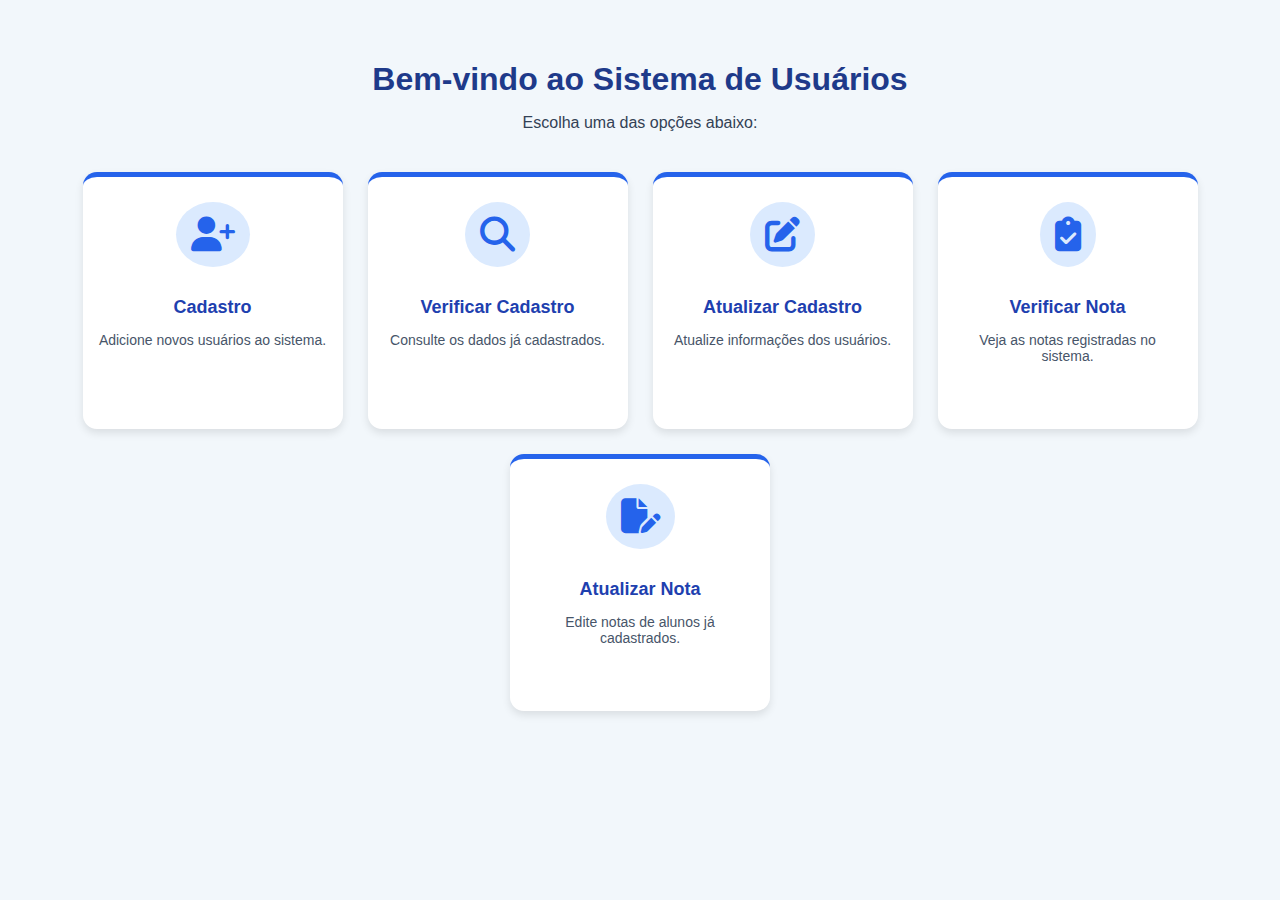
<file: index.html>
<!DOCTYPE html>
<html lang="pt-br">
<head>
    <meta charset="UTF-8">
    <meta name="viewport" content="width=device-width, initial-scale=1.0">
    <title>Tela Home</title>
    <link rel="stylesheet" href="https://cdnjs.cloudflare.com/ajax/libs/font-awesome/6.5.0/css/all.min.css">
    <style>
        body {
            font-family: "Poppins", sans-serif;
            background-color: #f2f7fb;
            margin: 0;
            padding: 40px 0;
            text-align: center;
        }

        h1 {
            color: #1e3a8a;
            margin-bottom: 10px;
        }

        p {
            color: #334155;
            margin-bottom: 40px;
        }

        .menu {
            display: flex;
            flex-wrap: wrap;
            justify-content: center;
            gap: 25px;
        }

        .card {
            background-color: #ffffff;
            border-radius: 14px;
            box-shadow: 0 4px 8px rgba(0,0,0,0.1);
            width: 230px;
            padding: 25px 15px;
            text-align: center;
            transition: transform 0.2s ease, box-shadow 0.2s ease;
            text-decoration: none;
            color: inherit;
            border-top: 5px solid #2563eb;
        }

        .card:hover {
            transform: translateY(-6px);
            box-shadow: 0 8px 18px rgba(37, 99, 235, 0.2);
        }

        .card i {
            font-size: 35px;
            color: #2563eb;
            background-color: #dbeafe;
            border-radius: 50%;
            padding: 15px;
            margin-bottom: 15px;
        }

        .card h2 {
            font-size: 18px;
            color: #1e40af;
            margin-bottom: 8px;
        }

        .card p {
            font-size: 14px;
            color: #475569;
        }
    </style>
</head>
<body>
    <h1>Bem-vindo ao Sistema de Usuários</h1>
    <p>Escolha uma das opções abaixo:</p>

    <div class="menu">
        <a href="paginas/cadastro.php" class="card">
            <i class="fa-solid fa-user-plus"></i>
            <h2>Cadastro</h2>
            <p>Adicione novos usuários ao sistema.</p>
        </a>

        <a href="crud/verificarCadastro.php" class="card">
            <i class="fa-solid fa-magnifying-glass"></i>
            <h2>Verificar Cadastro</h2>
            <p>Consulte os dados já cadastrados.</p>
        </a>

        <a href="crud/atualizarCadastro.php" class="card">
            <i class="fa-solid fa-pen-to-square"></i>
            <h2>Atualizar Cadastro</h2>
            <p>Atualize informações dos usuários.</p>
        </a>

        <a href="crud/verificarNota.php" class="card">
            <i class="fa-solid fa-clipboard-check"></i>
            <h2>Verificar Nota</h2>
            <p>Veja as notas registradas no sistema.</p>
        </a>

        <a href="crud/atualizarNota.php" class="card">
            <i class="fa-solid fa-file-pen"></i>
            <h2>Atualizar Nota</h2>
            <p>Edite notas de alunos já cadastrados.</p>
        </a>
    </div>
</body>
</html>
</file>
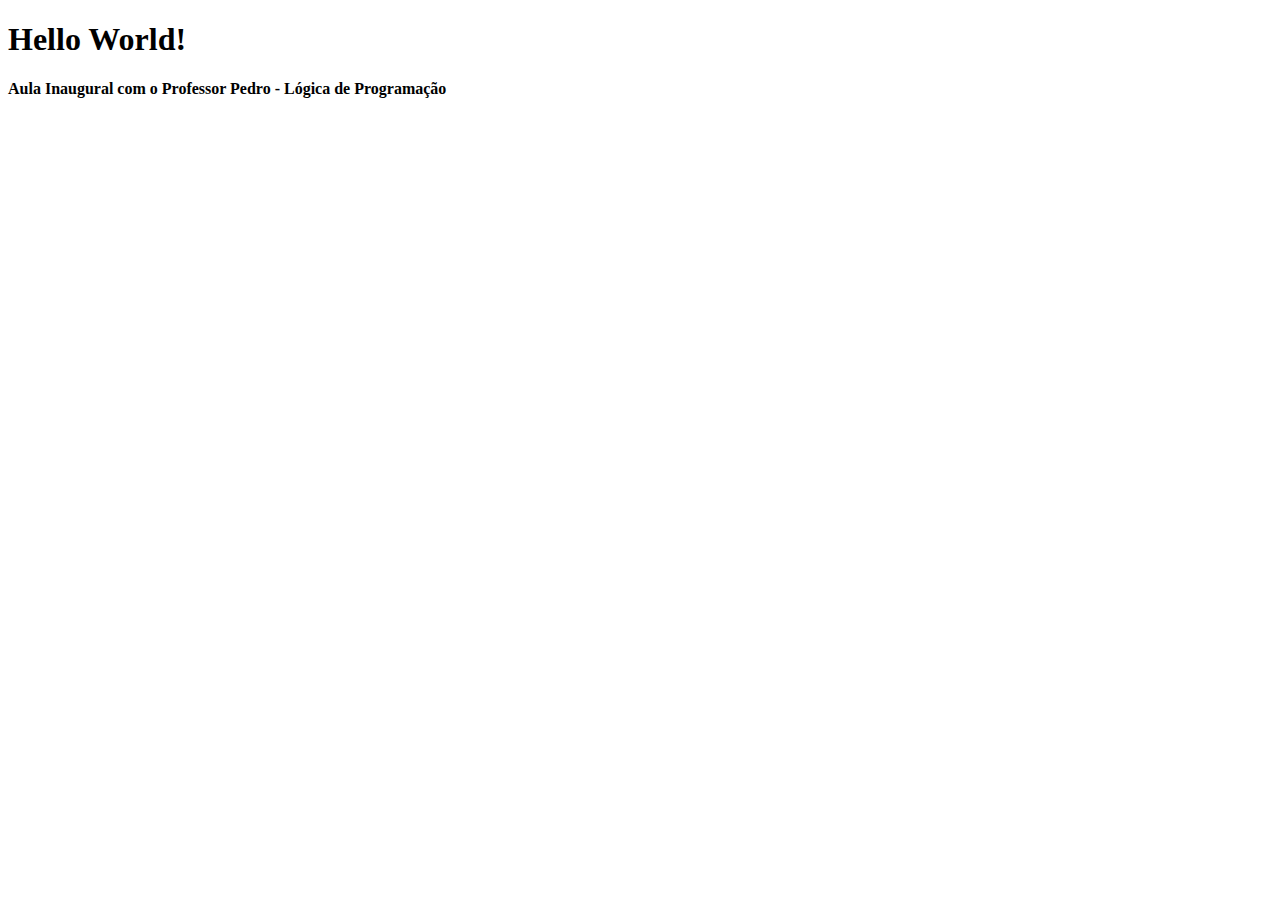
<file: modulo1 - html e css/aula 1 - inaugural/index.html>
<!DOCTYPE html>
<html lang="pt-br">
<head>
    <meta charset="UTF-8">
    <meta name="viewport" content="width=device-width, initial-scale=1.0">
    <title>Aula Inaugural - HTML</title>
</head>
<body>
    <h1>Hello World!</h1>
    <h4>Aula Inaugural com o Professor Pedro - Lógica de Programação</h4>
</body>
</html>
</file>
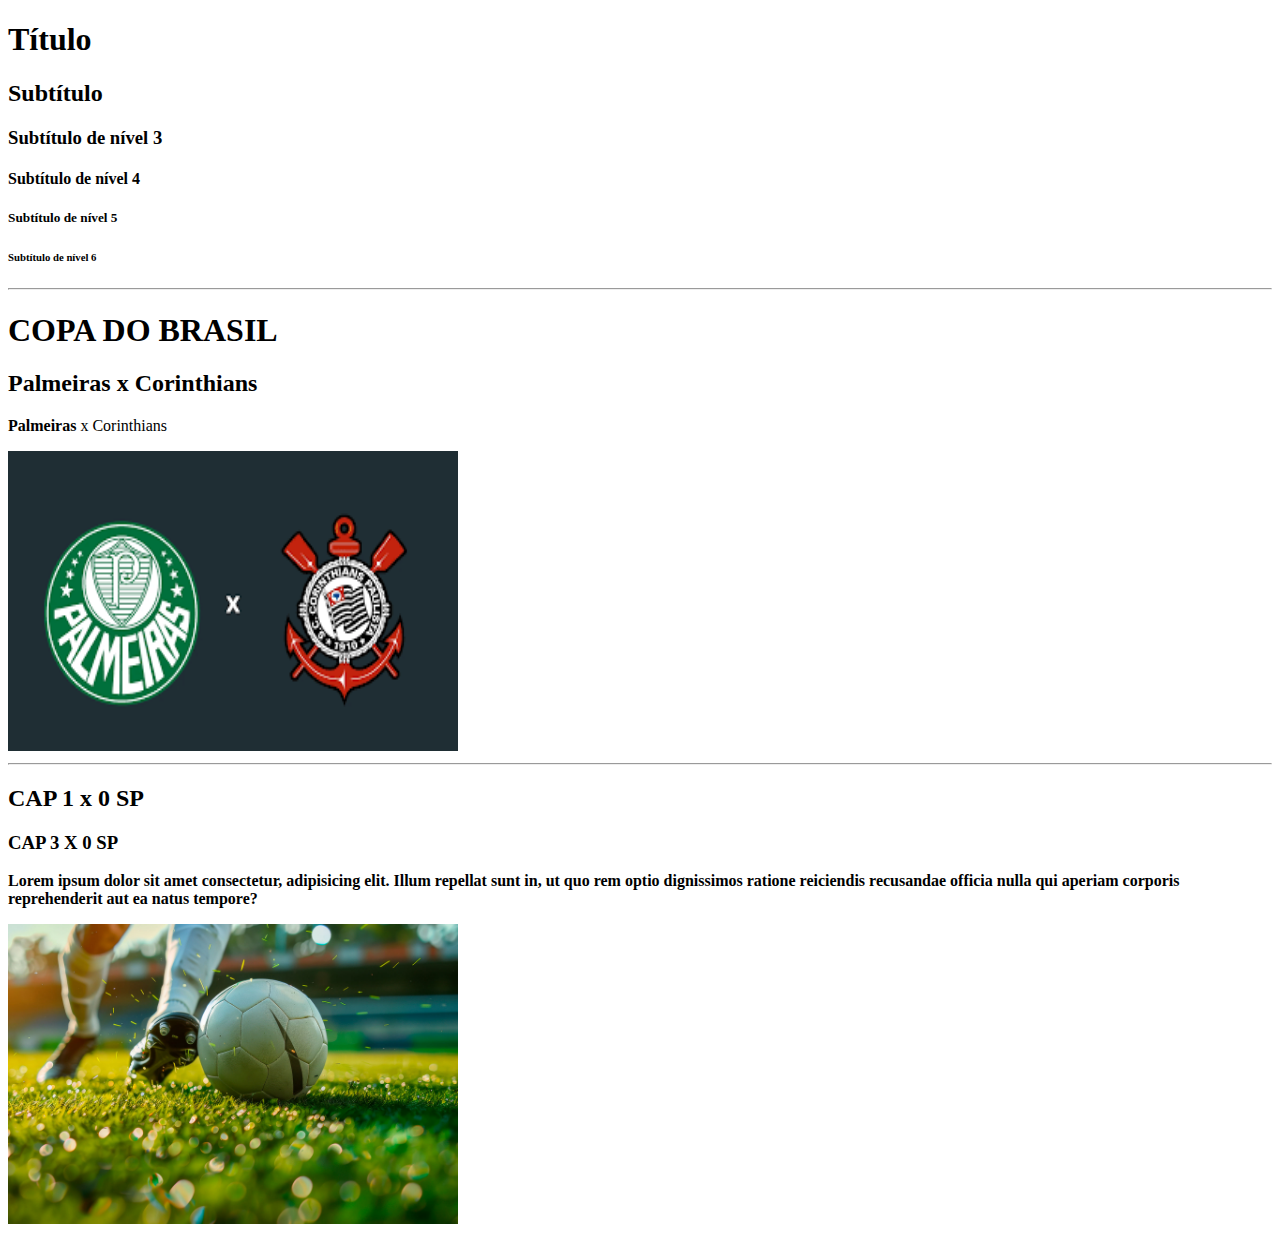
<file: modulo1 - html e css/aula 2 - tags HTML/index.html>
<!DOCTYPE html>
<html lang="pt-br">
<head>
    <meta charset="UTF-8">
    <meta name="viewport" content="width=device-width, initial-scale=1.0">
    <title>Tags em HTML</title>
</head>
<body>
    <h1>Título</h1>
    <h2>Subtítulo</h2>
    <h3>Subtítulo de nível 3</h3>
    <h4>Subtítulo de nível 4</h4>
    <h5>Subtítulo de nível 5</h5>
    <h6>Subtítulo de nível 6</h6>

    <hr>

    <h1>COPA DO BRASIL</h1>
    <h2>Palmeiras x Corinthians</h2>
    <p><strong style="font-weight: bolder;">Palmeiras</strong> x Corinthians</p>
    <img src="img/images.png" alt="Deu erro" width="450px" height="300px">
    <hr>
    <h2>CAP 1 x 0 SP</h2>
    <!-- Comentário -->
    <h3>CAP 3 X 0 SP</h3>
    <p><strong>Lorem ipsum dolor sit amet consectetur, adipisicing elit. Illum repellat sunt in, ut quo rem optio dignissimos ratione reiciendis recusandae officia nulla qui aperiam corporis reprehenderit aut ea natus tempore?</strong></p>
        <img src="img/Futebol-da-Formacao-a-Competicao.jpg" alt="Deu erro" width="450px" height="300px">

    </body>
</html>
</file>
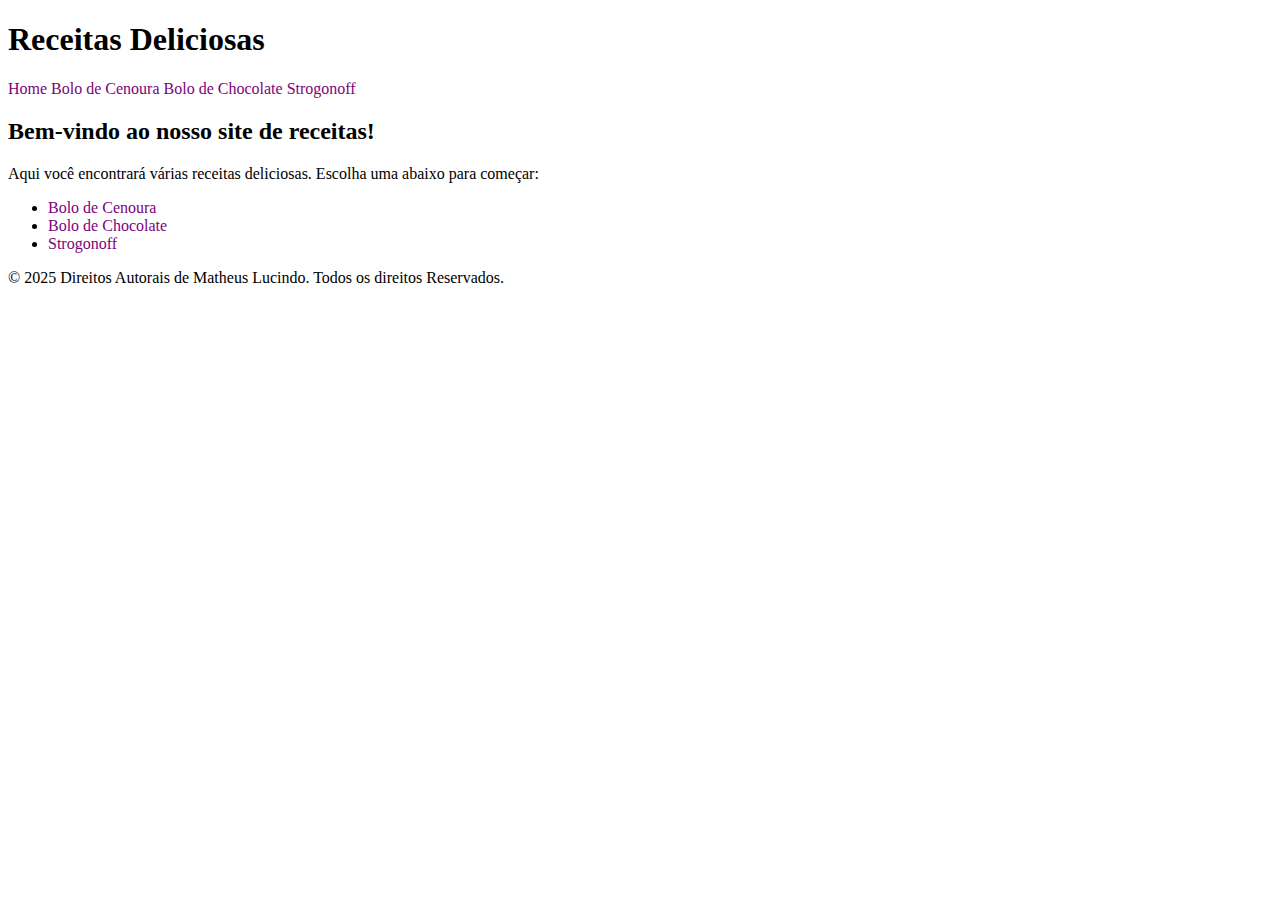
<file: modulo1 - html e css/aula 3 - semantica/index.html>
<!DOCTYPE html>
<html lang="pt-br">

<head>
    <meta charset="UTF-8">
    <meta name="viewport" content="width=device-width, initial-scale=1.0">
    <title>Home</title>
    <style>
        a{
            text-decoration: none;
            color: rgb(124, 2, 124);
        }
    </style>
</head>

<body>
    <header id="home">
        <h1>Receitas Deliciosas</h1>
        <nav>
            <a href="#home">Home</a>
            <a href="bolo_cenoura.html">Bolo de Cenoura</a>
            <a href="bolo_chocolate.html">Bolo de Chocolate</a>
            <a href="strogonoff.html">Strogonoff</a>
        </nav>
    </header>

    <main>
        <section>
            <h2>Bem-vindo ao nosso site de receitas!</h2>

            <p>Aqui você encontrará várias receitas deliciosas. Escolha uma abaixo para começar:</p>

            <ul>
                <li><a href="bolo_cenoura.html">Bolo de Cenoura</a></li>
                <li><a href="bolo_chocolate.html">Bolo de Chocolate</a></li>
                <li><a href="strogonoff.html">Strogonoff</a></li>
            </ul>

        </section>

        <footer>
            <p>&copy; 2025 Direitos Autorais de Matheus Lucindo. Todos os direitos Reservados.</p>
        </footer>
    </main>
</body>

</html>
</file>
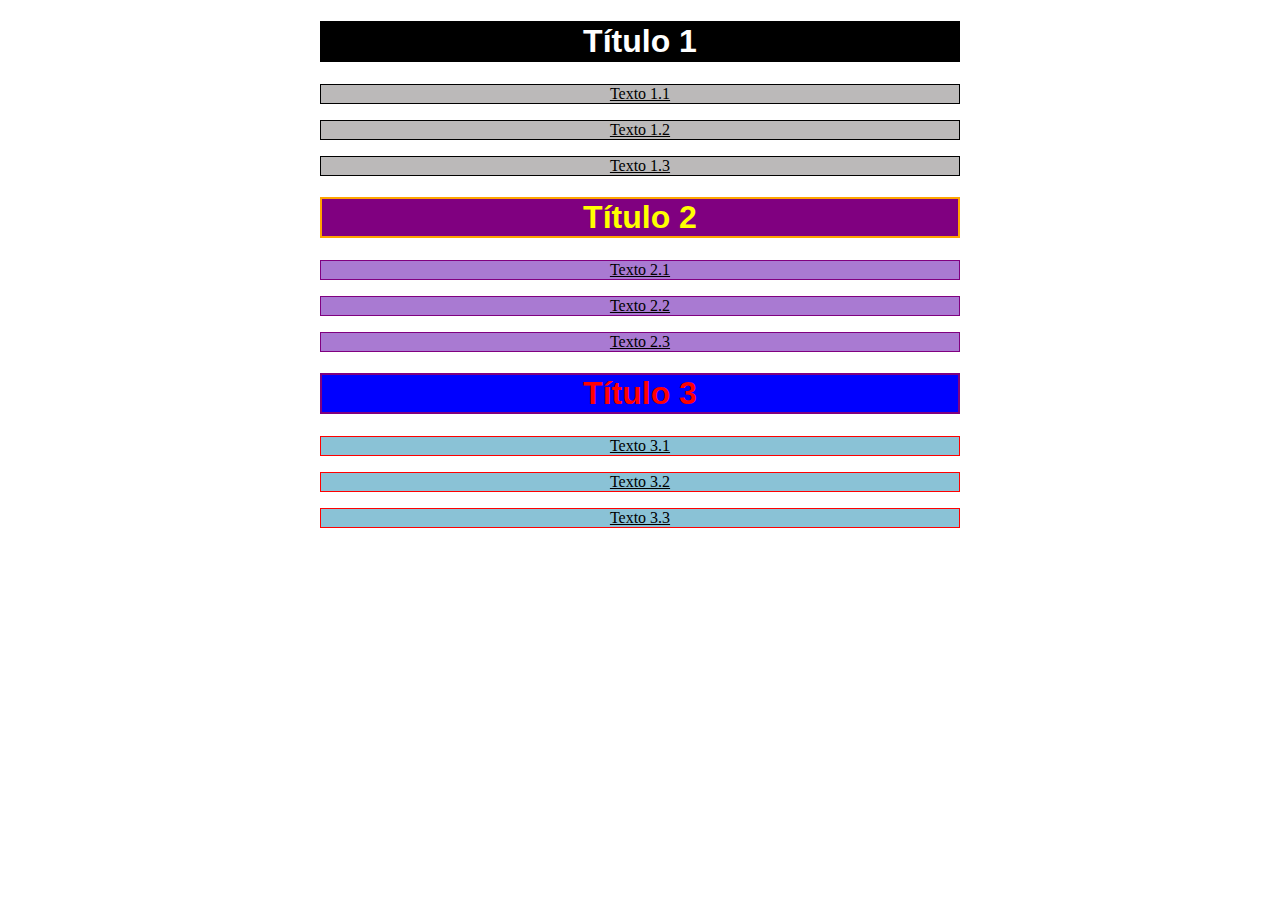
<file: modulo1 - html e css/aula 5 - Selterores/index.html>
<!DOCTYPE html>
<html lang="pt-br">
<head>
    <meta charset="UTF-8">
    <meta name="viewport" content="width=device-width, initial-scale=1.0">
    <title>Seletores</title>
    <link rel="stylesheet" href="style.css">
</head>
<body>
    <main>
        <h1 id="one">Título 1</h1>
        <p class="par1">Texto 1.1</p>
        <p class="par1">Texto 1.2</p>
        <p class="par1">Texto 1.3</p>
        <h1 id="two">Título 2</h1>
        <p class="par2">Texto 2.1</p>
        <p class="par2">Texto 2.2</p>
        <p class="par2">Texto 2.3</p>
        <h1 id="three">Título 3</h1>
        <p class="par3">Texto 3.1</p>
        <p class="par3">Texto 3.2</p>
        <p class="par3">Texto 3.3</p>
    </main>
</body>
</html>
</file>
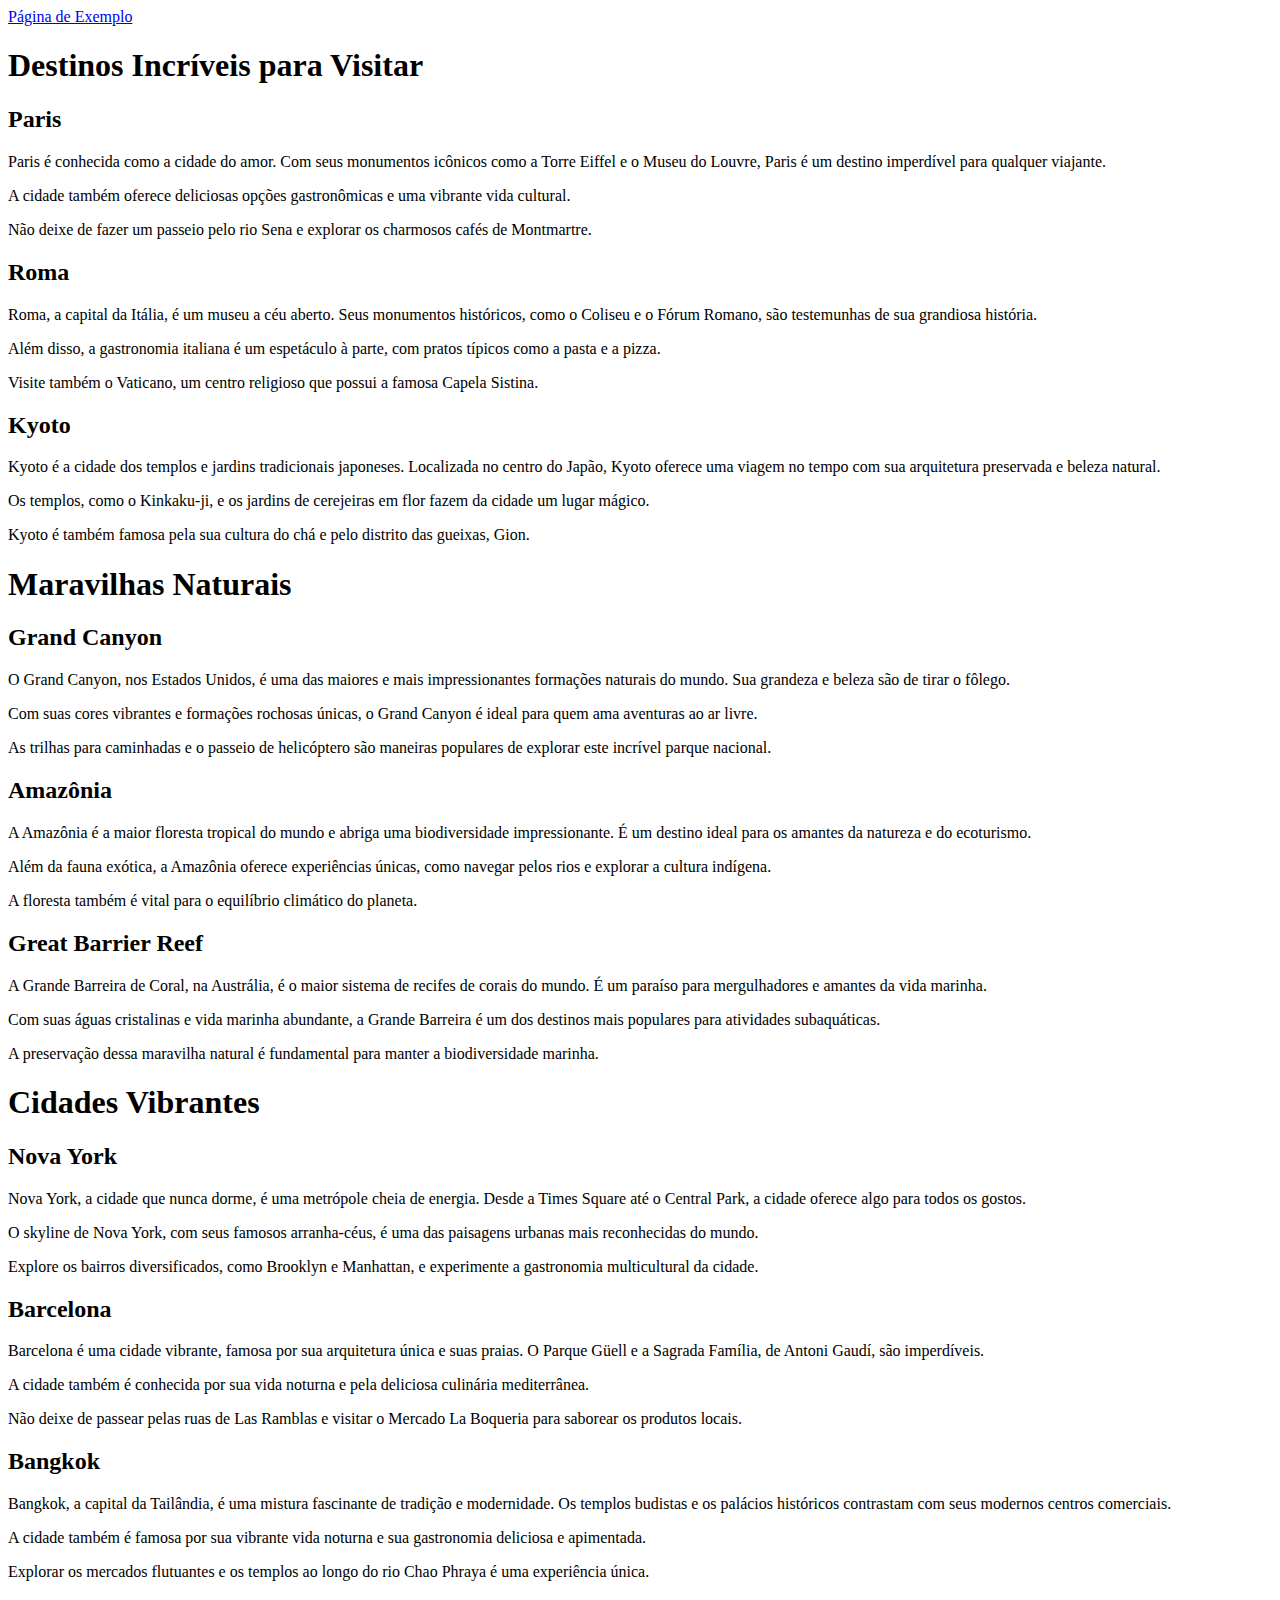
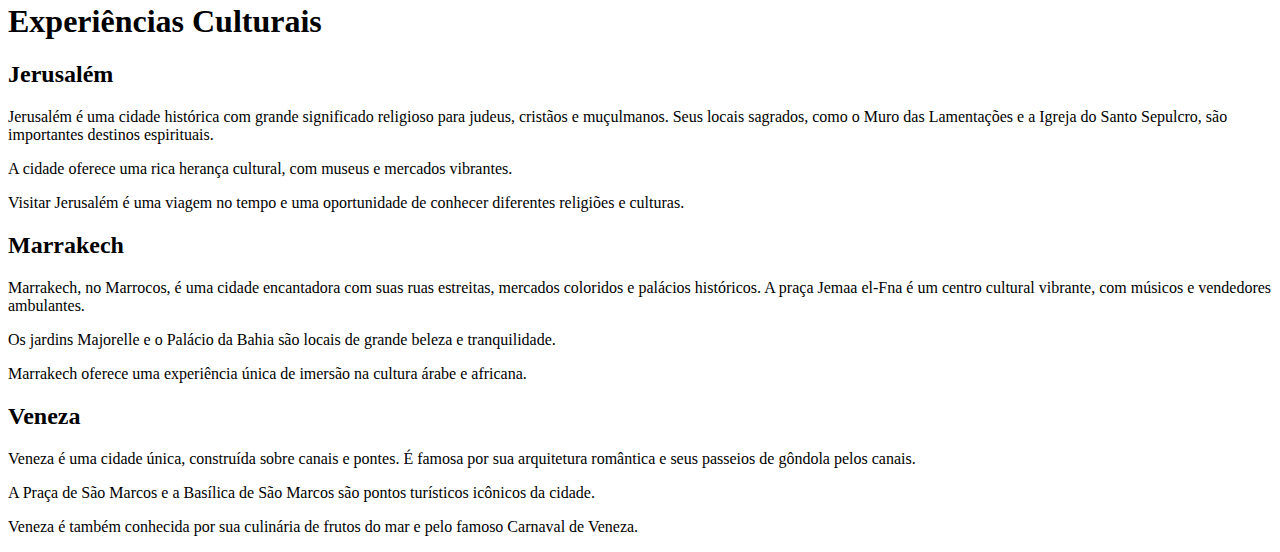
<file: modulo1 - html e css/desafio/index.html>
<!DOCTYPE html>
<html lang="pt-br">
<head>
  <meta charset="UTF-8">
  <meta name="viewport" content="width=device-width, initial-scale=1.0">
  <title>Blog de Viagens</title>
</head>
<body>
  <a href="https://pedromiho.github.io/UMC/L%C3%B3gica%20e%20Programa%C3%A7%C3%A3o/M%C3%B3dulo%2001%20-%20HTML%20e%20CSS/Aula%2005%20-%20Introdu%C3%A7%C3%A3o%20a%20Seletores%20no%20CSS/Exercicios/desafio02/">Página de Exemplo</a>
  <h1>Destinos Incríveis para Visitar</h1>
    <h2>Paris</h2>
      <p>Paris é conhecida como a cidade do amor. Com seus monumentos icônicos como a Torre Eiffel e o Museu do Louvre, Paris é um destino imperdível para qualquer viajante.</p>
      <p>A cidade também oferece deliciosas opções gastronômicas e uma vibrante vida cultural.</p>
      <p>Não deixe de fazer um passeio pelo rio Sena e explorar os charmosos cafés de Montmartre.</p>
    <h2>Roma</h2>
      <p>Roma, a capital da Itália, é um museu a céu aberto. Seus monumentos históricos, como o Coliseu e o Fórum Romano, são testemunhas de sua grandiosa história.</p>
      <p>Além disso, a gastronomia italiana é um espetáculo à parte, com pratos típicos como a pasta e a pizza.</p>
      <p>Visite também o Vaticano, um centro religioso que possui a famosa Capela Sistina.</p>
    <h2>Kyoto</h2>
      <p>Kyoto é a cidade dos templos e jardins tradicionais japoneses. Localizada no centro do Japão, Kyoto oferece uma viagem no tempo com sua arquitetura preservada e beleza natural.</p>
      <p>Os templos, como o Kinkaku-ji, e os jardins de cerejeiras em flor fazem da cidade um lugar mágico.</p>
      <p>Kyoto é também famosa pela sua cultura do chá e pelo distrito das gueixas, Gion.</p>

  <h1>Maravilhas Naturais</h1>
    <h2>Grand Canyon</h2>
      <p>O Grand Canyon, nos Estados Unidos, é uma das maiores e mais impressionantes formações naturais do mundo. Sua grandeza e beleza são de tirar o fôlego.</p>
      <p>Com suas cores vibrantes e formações rochosas únicas, o Grand Canyon é ideal para quem ama aventuras ao ar livre.</p>
      <p>As trilhas para caminhadas e o passeio de helicóptero são maneiras populares de explorar este incrível parque nacional.</p>
    <h2>Amazônia</h2>
      <p>A Amazônia é a maior floresta tropical do mundo e abriga uma biodiversidade impressionante. É um destino ideal para os amantes da natureza e do ecoturismo.</p>
      <p>Além da fauna exótica, a Amazônia oferece experiências únicas, como navegar pelos rios e explorar a cultura indígena.</p>
      <p>A floresta também é vital para o equilíbrio climático do planeta.</p>
    <h2>Great Barrier Reef</h2>
      <p>A Grande Barreira de Coral, na Austrália, é o maior sistema de recifes de corais do mundo. É um paraíso para mergulhadores e amantes da vida marinha.</p>
      <p>Com suas águas cristalinas e vida marinha abundante, a Grande Barreira é um dos destinos mais populares para atividades subaquáticas.</p>
      <p>A preservação dessa maravilha natural é fundamental para manter a biodiversidade marinha.</p>

  <h1>Cidades Vibrantes</h1>
    <h2>Nova York</h2>
      <p>Nova York, a cidade que nunca dorme, é uma metrópole cheia de energia. Desde a Times Square até o Central Park, a cidade oferece algo para todos os gostos.</p>
      <p>O skyline de Nova York, com seus famosos arranha-céus, é uma das paisagens urbanas mais reconhecidas do mundo.</p>
      <p>Explore os bairros diversificados, como Brooklyn e Manhattan, e experimente a gastronomia multicultural da cidade.</p>
    <h2>Barcelona</h2>
      <p>Barcelona é uma cidade vibrante, famosa por sua arquitetura única e suas praias. O Parque Güell e a Sagrada Família, de Antoni Gaudí, são imperdíveis.</p>
      <p>A cidade também é conhecida por sua vida noturna e pela deliciosa culinária mediterrânea.</p>
      <p>Não deixe de passear pelas ruas de Las Ramblas e visitar o Mercado La Boqueria para saborear os produtos locais.</p>
    <h2>Bangkok</h2>
      <p>Bangkok, a capital da Tailândia, é uma mistura fascinante de tradição e modernidade. Os templos budistas e os palácios históricos contrastam com seus modernos centros comerciais.</p>
      <p>A cidade também é famosa por sua vibrante vida noturna e sua gastronomia deliciosa e apimentada.</p>
      <p>Explorar os mercados flutuantes e os templos ao longo do rio Chao Phraya é uma experiência única.</p>

  <h1>Experiências Culturais</h1>
    <h2>Jerusalém</h2>
      <p>Jerusalém é uma cidade histórica com grande significado religioso para judeus, cristãos e muçulmanos. Seus locais sagrados, como o Muro das Lamentações e a Igreja do Santo Sepulcro, são importantes destinos espirituais.</p>
      <p>A cidade oferece uma rica herança cultural, com museus e mercados vibrantes.</p>
      <p>Visitar Jerusalém é uma viagem no tempo e uma oportunidade de conhecer diferentes religiões e culturas.</p>
    <h2>Marrakech</h2>
      <p>Marrakech, no Marrocos, é uma cidade encantadora com suas ruas estreitas, mercados coloridos e palácios históricos. A praça Jemaa el-Fna é um centro cultural vibrante, com músicos e vendedores ambulantes.</p>
      <p>Os jardins Majorelle e o Palácio da Bahia são locais de grande beleza e tranquilidade.</p>
      <p>Marrakech oferece uma experiência única de imersão na cultura árabe e africana.</p>
    <h2>Veneza</h2>
      <p>Veneza é uma cidade única, construída sobre canais e pontes. É famosa por sua arquitetura romântica e seus passeios de gôndola pelos canais.</p>
      <p>A Praça de São Marcos e a Basílica de São Marcos são pontos turísticos icônicos da cidade.</p>
      <p>Veneza é também conhecida por sua culinária de frutos do mar e pelo famoso Carnaval de Veneza.</p>

</body>
</html>
</file>
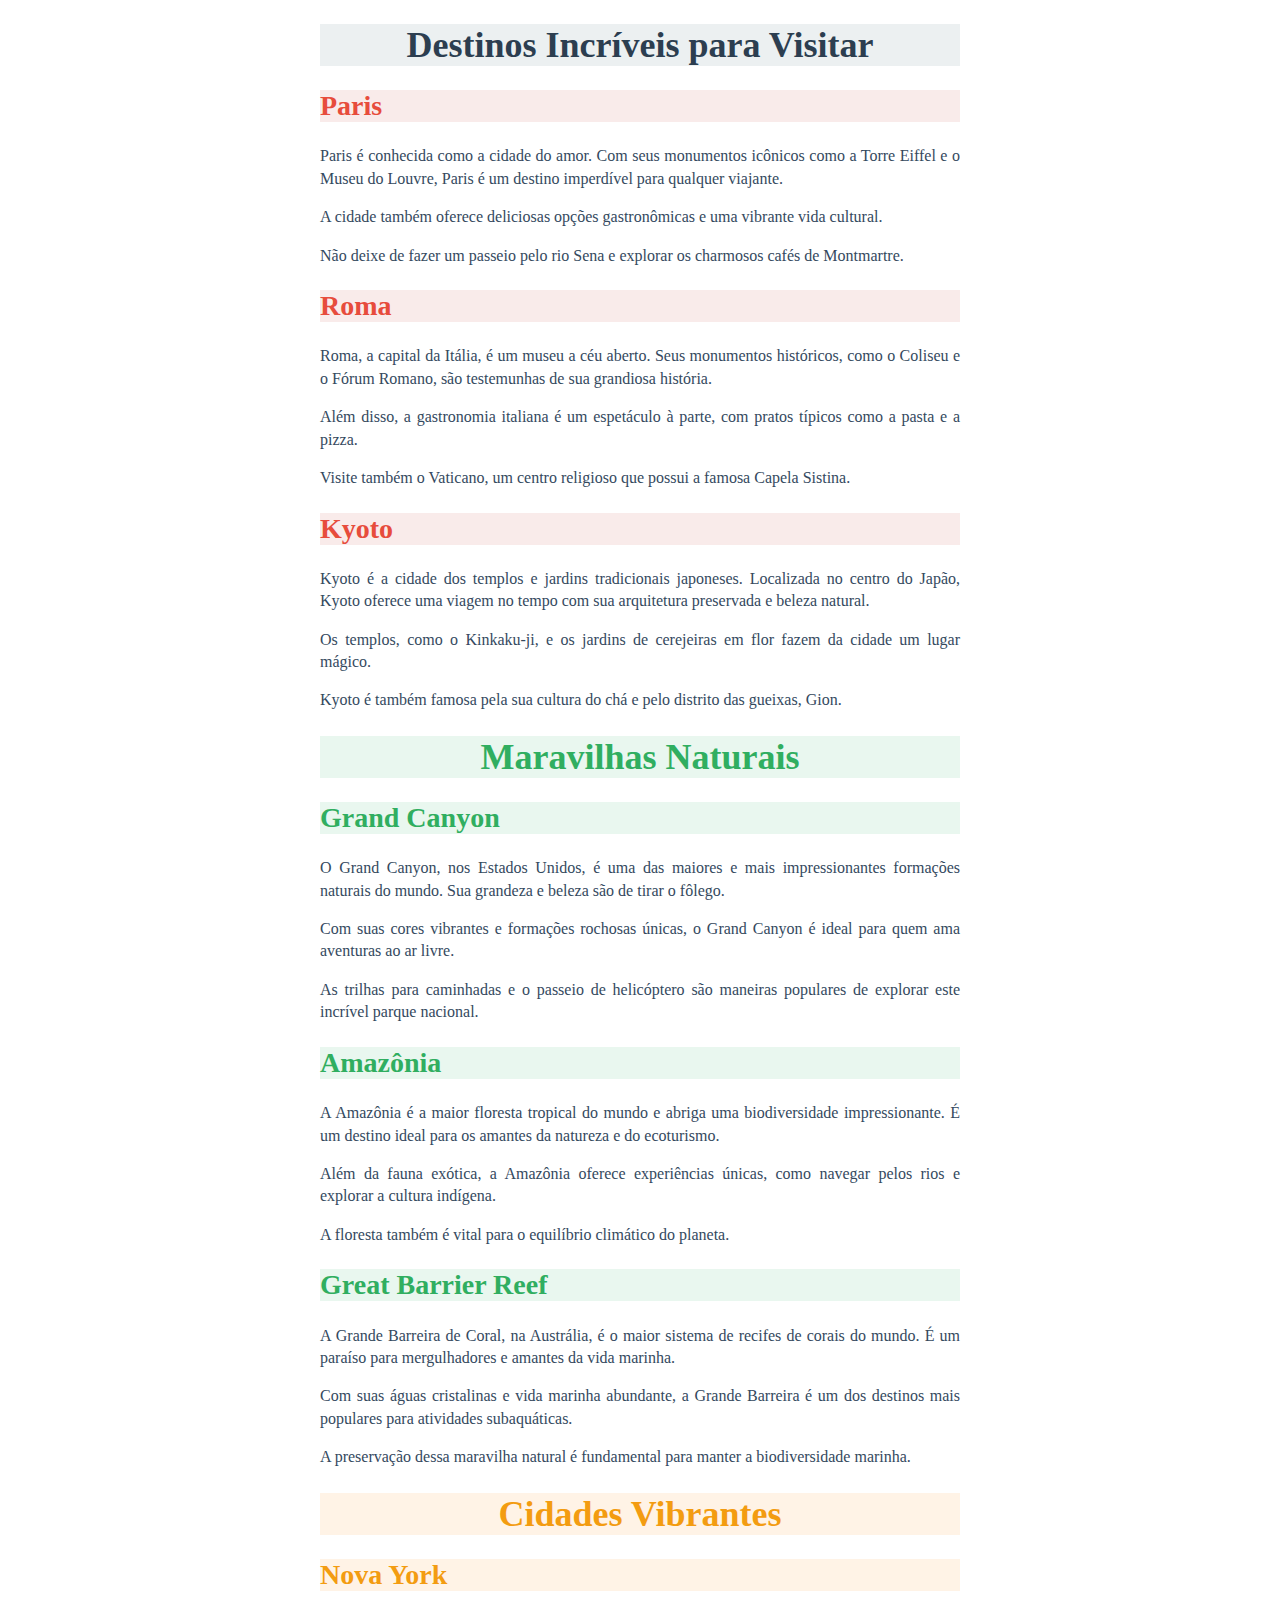
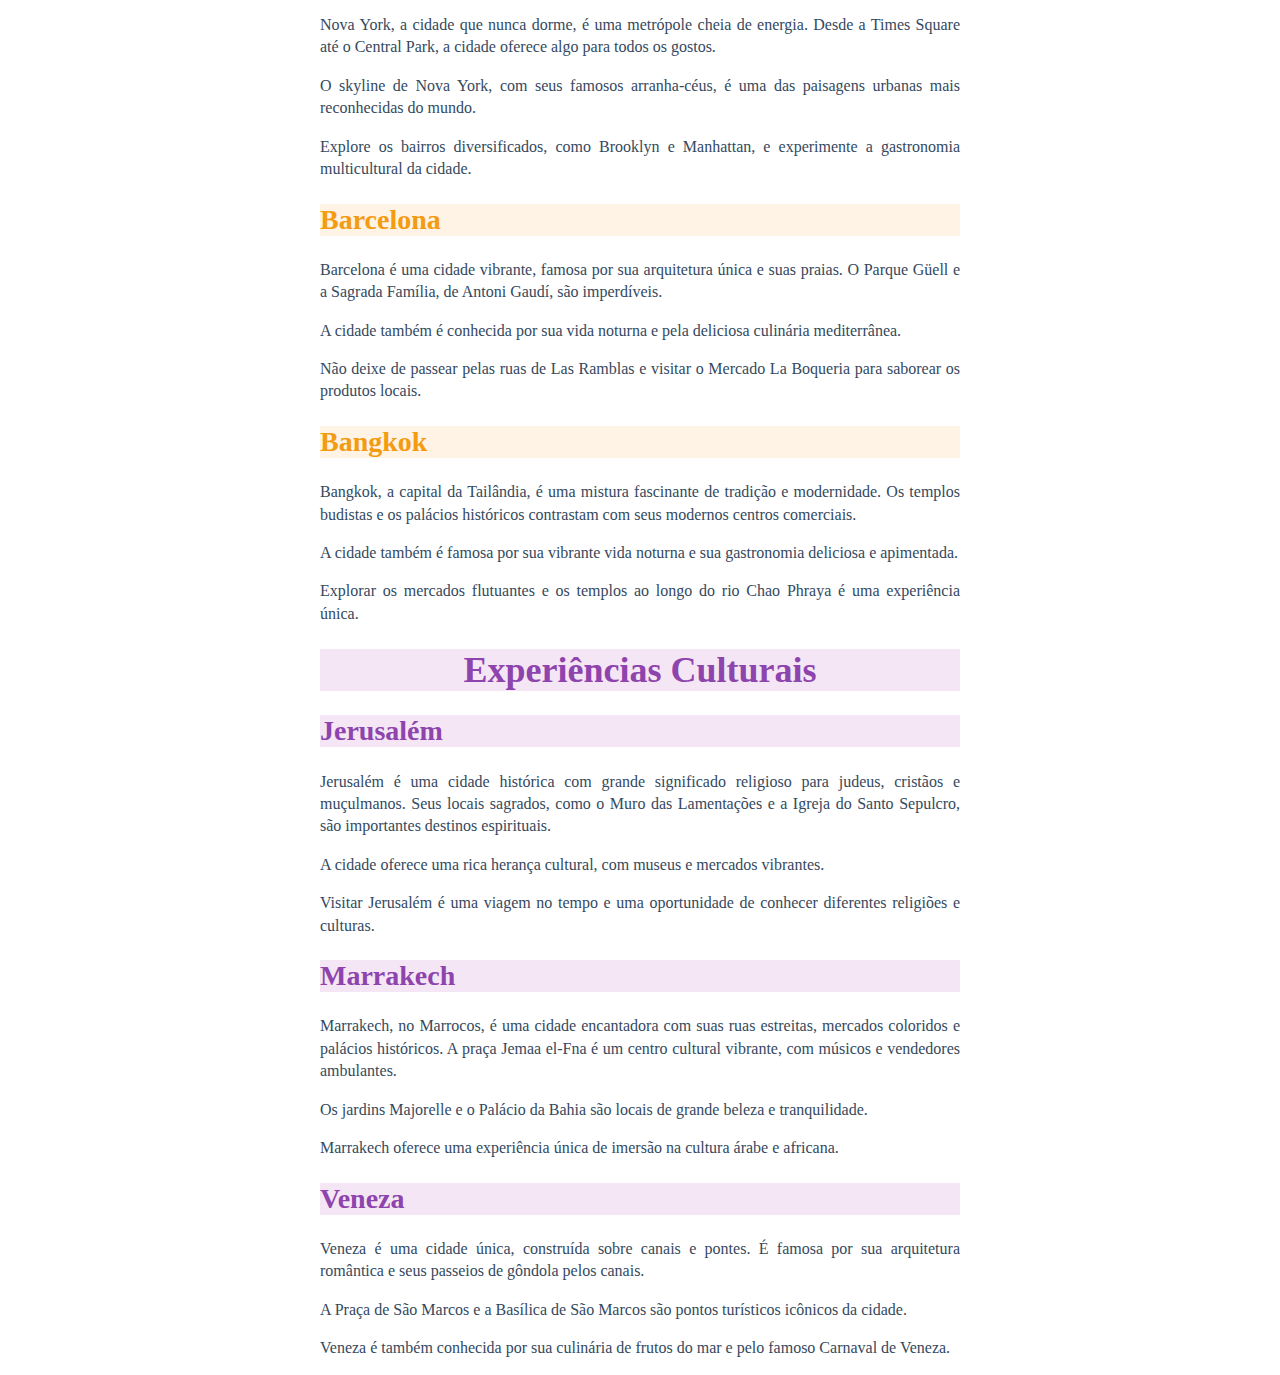
<file: Módulo 1 - HTML & CSS/desafio/index.html>
<!DOCTYPE html>
<html lang="pt-br">
<head>
  <meta charset="UTF-8">
  <meta name="viewport" content="width=device-width, initial-scale=1.0">
  <title>Blog de Viagens</title>
  <link rel="stylesheet" href="style.css">
</head>
<body>
  <h1 id="one">Destinos Incríveis para Visitar</h1>
    <h2 class="pink">Paris</h2>
      <p>Paris é conhecida como a cidade do amor. Com seus monumentos icônicos como a Torre Eiffel e o Museu do Louvre, Paris é um destino imperdível para qualquer viajante.</p>
      <p>A cidade também oferece deliciosas opções gastronômicas e uma vibrante vida cultural.</p>
      <p>Não deixe de fazer um passeio pelo rio Sena e explorar os charmosos cafés de Montmartre.</p>
    <h2 class="pink">Roma</h2>
      <p>Roma, a capital da Itália, é um museu a céu aberto. Seus monumentos históricos, como o Coliseu e o Fórum Romano, são testemunhas de sua grandiosa história.</p>
      <p>Além disso, a gastronomia italiana é um espetáculo à parte, com pratos típicos como a pasta e a pizza.</p>
      <p>Visite também o Vaticano, um centro religioso que possui a famosa Capela Sistina.</p>
    <h2 class="pink">Kyoto</h2>
      <p>Kyoto é a cidade dos templos e jardins tradicionais japoneses. Localizada no centro do Japão, Kyoto oferece uma viagem no tempo com sua arquitetura preservada e beleza natural.</p>
      <p>Os templos, como o Kinkaku-ji, e os jardins de cerejeiras em flor fazem da cidade um lugar mágico.</p>
      <p>Kyoto é também famosa pela sua cultura do chá e pelo distrito das gueixas, Gion.</p>

  <h1 class="green">Maravilhas Naturais</h1>
    <h2 class="green">Grand Canyon</h2>
      <p>O Grand Canyon, nos Estados Unidos, é uma das maiores e mais impressionantes formações naturais do mundo. Sua grandeza e beleza são de tirar o fôlego.</p>
      <p>Com suas cores vibrantes e formações rochosas únicas, o Grand Canyon é ideal para quem ama aventuras ao ar livre.</p>
      <p>As trilhas para caminhadas e o passeio de helicóptero são maneiras populares de explorar este incrível parque nacional.</p>
    <h2 class="green">Amazônia</h2>
      <p>A Amazônia é a maior floresta tropical do mundo e abriga uma biodiversidade impressionante. É um destino ideal para os amantes da natureza e do ecoturismo.</p>
      <p>Além da fauna exótica, a Amazônia oferece experiências únicas, como navegar pelos rios e explorar a cultura indígena.</p>
      <p>A floresta também é vital para o equilíbrio climático do planeta.</p>
    <h2 class="green">Great Barrier Reef</h2>
      <p>A Grande Barreira de Coral, na Austrália, é o maior sistema de recifes de corais do mundo. É um paraíso para mergulhadores e amantes da vida marinha.</p>
      <p>Com suas águas cristalinas e vida marinha abundante, a Grande Barreira é um dos destinos mais populares para atividades subaquáticas.</p>
      <p>A preservação dessa maravilha natural é fundamental para manter a biodiversidade marinha.</p>

  <h1 class="orange">Cidades Vibrantes</h1>
    <h2 class="orange">Nova York</h2>
      <p>Nova York, a cidade que nunca dorme, é uma metrópole cheia de energia. Desde a Times Square até o Central Park, a cidade oferece algo para todos os gostos.</p>
      <p>O skyline de Nova York, com seus famosos arranha-céus, é uma das paisagens urbanas mais reconhecidas do mundo.</p>
      <p>Explore os bairros diversificados, como Brooklyn e Manhattan, e experimente a gastronomia multicultural da cidade.</p>
    <h2 class="orange">Barcelona</h2>
      <p>Barcelona é uma cidade vibrante, famosa por sua arquitetura única e suas praias. O Parque Güell e a Sagrada Família, de Antoni Gaudí, são imperdíveis.</p>
      <p>A cidade também é conhecida por sua vida noturna e pela deliciosa culinária mediterrânea.</p>
      <p>Não deixe de passear pelas ruas de Las Ramblas e visitar o Mercado La Boqueria para saborear os produtos locais.</p>
    <h2 class="orange">Bangkok</h2>
      <p>Bangkok, a capital da Tailândia, é uma mistura fascinante de tradição e modernidade. Os templos budistas e os palácios históricos contrastam com seus modernos centros comerciais.</p>
      <p>A cidade também é famosa por sua vibrante vida noturna e sua gastronomia deliciosa e apimentada.</p>
      <p>Explorar os mercados flutuantes e os templos ao longo do rio Chao Phraya é uma experiência única.</p>

  <h1 class="purple">Experiências Culturais</h1>
    <h2 class="purple">Jerusalém</h2>
      <p>Jerusalém é uma cidade histórica com grande significado religioso para judeus, cristãos e muçulmanos. Seus locais sagrados, como o Muro das Lamentações e a Igreja do Santo Sepulcro, são importantes destinos espirituais.</p>
      <p>A cidade oferece uma rica herança cultural, com museus e mercados vibrantes.</p>
      <p>Visitar Jerusalém é uma viagem no tempo e uma oportunidade de conhecer diferentes religiões e culturas.</p>
    <h2 class="purple">Marrakech</h2>
      <p>Marrakech, no Marrocos, é uma cidade encantadora com suas ruas estreitas, mercados coloridos e palácios históricos. A praça Jemaa el-Fna é um centro cultural vibrante, com músicos e vendedores ambulantes.</p>
      <p>Os jardins Majorelle e o Palácio da Bahia são locais de grande beleza e tranquilidade.</p>
      <p>Marrakech oferece uma experiência única de imersão na cultura árabe e africana.</p>
    <h2 class="purple">Veneza</h2>
      <p>Veneza é uma cidade única, construída sobre canais e pontes. É famosa por sua arquitetura romântica e seus passeios de gôndola pelos canais.</p>
      <p>A Praça de São Marcos e a Basílica de São Marcos são pontos turísticos icônicos da cidade.</p>
      <p>Veneza é também conhecida por sua culinária de frutos do mar e pelo famoso Carnaval de Veneza.</p>

</body>
</html>
</file>
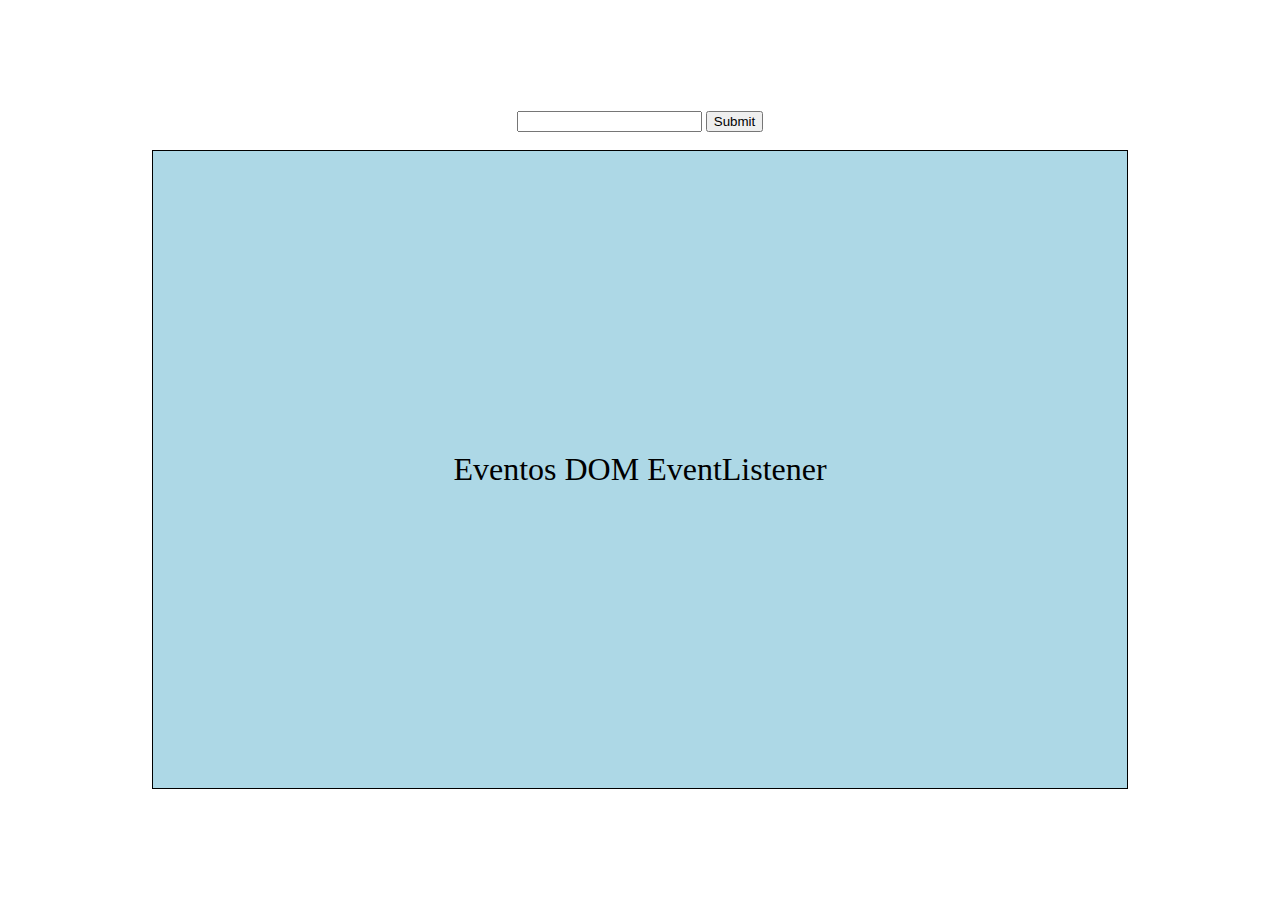
<file: Módulo 2 - JavaScript/aula 12 - EventListener/index.html>
<!DOCTYPE html>
<html lang="pt-br">

<head>
    <meta charset="UTF-8">
    <meta name="viewport" content="width=device-width, initial-scale=1.0">
    <title>EventListener</title>
    <style>
        body {
            padding: 0;
            margin: 0;
            box-sizing: border-box;
            display: flex;
            flex-direction: column;
            justify-content: center;
            align-items: center;
            height: 100vh;
        }

        div {
            padding: 300px;
            border: 1px solid black;
            font-size: 32px;
            background-color: lightblue;
        }
    </style>
</head>

<body>

    <section>
        <input type="text" id="nome">
        <input type="submit" onclick="mudaHTML()">
    </section>

    <br>

    <div onmouseover="EntraDaMouse()" id="mouse" onmouseout="SaidaMOuse()">
        Eventos DOM EventListener
    </div>

    <script src="script.js"></script>
</body>

</html>
</file>
<file: modulo1 - html e css/aula 5 - Selterores/style.css>
main{
    width: 50vw;
    margin: auto;
}

h1{
    text-align: center;
    font-family: Arial, Helvetica, sans-serif;
}

#one{
    background-color: black;
    color: white;
    border: 2px solid black;
}
/*

*/
p{
    text-decoration: underline;
    text-align: center;
}

#two{
    background-color: purple;
    color: yellow;
    border: 2px solid orange;
}

#three{
    background-color: blue;
    color: red;
    border: 2px solid purple;
}

.par1{
    border: 1px solid black;
    background-color: rgb(187, 185, 185);
}

.par2{
    border: 1px solid purple;
    background-color: rgb(169, 122, 210);
}

.par3{
    border: 1px solid red;
    background-color: rgb(138, 194, 214);
}
</file>
<file: Módulo 1 - HTML & CSS/desafio/style.css>
body{
    width: 50vw;
    margin: auto;
}

h1{
    font-size: 36px;
    text-align: center;
}

h2{
    font-size: 28px;
}

p{
    line-height: 1.4;
    color: #34495e;
    text-align: justify;
}

#one{
    background-color: #ECF0F1;
    color: #2C3E50;
}

.pink{
    background-color: #F9EBEA;
    color: #E74C3C;
}

.green{
    color: #30AE60;
    background-color: #E9F7EF;
}

.orange{
    color: #F39C11;
    background-color: #FFF3E6;
}

.purple{
    color: #8E44AD;
    background-color: #F5E6F5;
}
</file>
